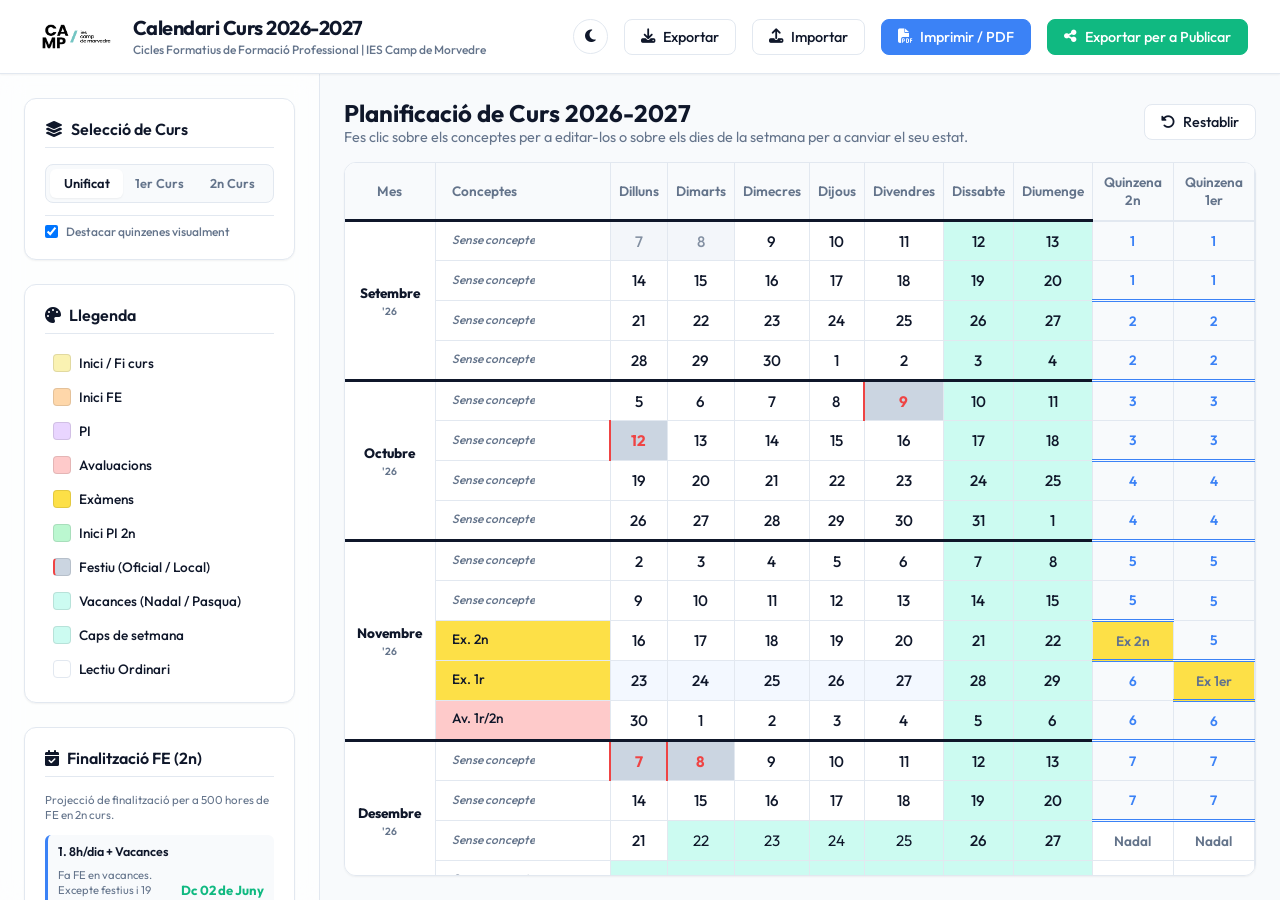
<file: index.html>
<!DOCTYPE html>
<html lang="ca" data-theme="light">
<head>
  <meta charset="UTF-8">
  <meta name="viewport" content="width=device-width, initial-scale=1.0">
  <title>Calendari FP 2026-2027 | Gestor Oficial</title>
  
  <!-- FontAwesome para Iconos -->
  <link rel="stylesheet" href="https://cdnjs.cloudflare.com/ajax/libs/font-awesome/6.4.0/css/all.min.css">
  
  <!-- Hojas de Estilo -->
  <link rel="stylesheet" href="styles.css">
</head>
<body>

  <!-- Cabecera Principal -->
  <header>
    <div class="logo-container" style="display: flex; align-items: center; gap: 0.75rem;">
      <img src="camp_versión_completa_color.png" alt="logo IES Camp de Morvedre" style="height: 40px; width: auto; object-fit: contain;">
      <div>
        <h1 style="font-size: 1.25rem; font-weight: 700; margin: 0; line-height: 1.2;">Calendari Curs 2026-2027</h1>
        <div style="font-size: 0.75rem; color: var(--text-muted); font-weight: 500; margin-top: 2px;">
          Cicles Formatius de Formació Professional | IES Camp de Morvedre
        </div>
      </div>
    </div>
    
    <div class="header-controls">
      <!-- Alternancia de Tema -->
      <button class="btn btn-icon" id="theme-toggle" title="Canviar de tema">
        <i class="fa-solid fa-moon"></i>
      </button>
      
      <!-- Importar / Exportar Datos -->
      <button class="btn" id="export-json" title="Exportar dades com a JSON">
        <i class="fa-solid fa-download"></i> Exportar
      </button>
      <button class="btn" id="import-trigger" title="Importar dades JSON">
        <i class="fa-solid fa-upload"></i> Importar
      </button>
      <input type="file" id="import-file" accept=".json" style="display: none;">
      
      <!-- Guardar en PDF / Imprimir -->
      <button class="btn btn-primary" id="print-pdf" title="Imprimir / Guardar com a PDF">
        <i class="fa-solid fa-file-pdf"></i> Imprimir / PDF
      </button>
      <button class="btn btn-success" id="export-publish-js" title="Exportar dades configurades per a la versió de consulta pública">
        <i class="fa-solid fa-share-nodes"></i> Exportar per a Publicar
      </button>
    </div>
  </header>

  <!-- Contenedor de la Aplicación -->
  <div class="app-container">
  
    <!-- Barra Lateral de Configuración -->
    <aside class="sidebar">
      
      <!-- Selector de Vista (1er Año, 2n Año, Unificado) -->
      <div class="card">
        <h3><i class="fa-solid fa-layer-group"></i> Selecció de Curs</h3>
        <div class="view-toggle-container">
          <button class="view-btn active" data-view="unified">Unificat</button>
          <button class="view-btn" data-view="1er">1er Curs</button>
          <button class="view-btn" data-view="2n">2n Curs</button>
        </div>
        <div style="margin-top: 0.75rem; border-top: 1px solid var(--border-color); padding-top: 0.5rem;">
          <div style="display: flex; align-items: center; gap: 0.5rem;">
            <input type="checkbox" id="toggle-fortnight-shading" checked style="width: auto; cursor: pointer;">
            <label for="toggle-fortnight-shading" style="cursor: pointer; font-size: 0.75rem; user-select: none; font-weight: 500; color: var(--text-muted);">
              Destacar quinzenes visualment
            </label>
          </div>
          <div id="shading-base-container" style="margin-top: 0.5rem; display: flex; align-items: center; gap: 0.5rem; padding-left: 1.25rem;">
            <span style="font-size: 0.7rem; color: var(--text-muted); font-weight: 500;">Projectar dies segons:</span>
            <label style="font-size: 0.7rem; display: flex; align-items: center; gap: 0.2rem; cursor: pointer; color: var(--text-muted);">
              <input type="radio" name="shading-base" value="1er" checked style="width: auto; cursor: pointer;"> 1er
            </label>
            <label style="font-size: 0.7rem; display: flex; align-items: center; gap: 0.2rem; cursor: pointer; color: var(--text-muted);">
              <input type="radio" name="shading-base" value="2n" style="width: auto; cursor: pointer;"> 2n
            </label>
          </div>
        </div>
      </div>
      
      <!-- Leyenda de Colores Interactiva -->
      <div class="card">
        <h3><i class="fa-solid fa-palette"></i> Llegenda</h3>
        <div class="legend-list">
          <div class="legend-item" data-type="inici-fi">
            <div class="legend-color color-inici-fi"></div>
            <span>Inici / Fi curs</span>
          </div>
          <div class="legend-item" data-type="inici-fe">
            <div class="legend-color color-inici-fe"></div>
            <span>Inici FE</span>
          </div>
          <div class="legend-item" data-type="pfc">
            <div class="legend-color color-pfc"></div>
            <span>PI</span>
          </div>
          <div class="legend-item" data-type="avaluacions">
            <div class="legend-color color-avaluacions"></div>
            <span>Avaluacions</span>
          </div>
          <div class="legend-item" data-type="exams">
            <div class="legend-color color-exams"></div>
            <span>Exàmens</span>
          </div>
          <div class="legend-item" data-type="inici-pi">
            <div class="legend-color color-inici-pi"></div>
            <span>Inici PI 2n</span>
          </div>
          <div class="legend-item" data-type="festiu">
            <div class="legend-color color-festiu"></div>
            <span>Festiu (Oficial / Local)</span>
          </div>
          <div class="legend-item" data-type="vacances">
            <div class="legend-color color-vacances"></div>
            <span>Vacances (Nadal / Pasqua)</span>
          </div>
          <div class="legend-item" data-type="weekend">
            <div class="legend-color color-weekend"></div>
            <span>Caps de setmana</span>
          </div>
          <div class="legend-item" data-type="lectiu">
            <div class="legend-color color-lectiu"></div>
            <span>Lectiu Ordinari</span>
          </div>
        </div>
      </div>
      
      <!-- Opcions de Finalització FE -->
      <div class="card">
        <h3><i class="fa-solid fa-calendar-check"></i> Finalització FE (2n)</h3>
        <div style="font-size: 0.72rem; color: var(--text-muted); margin-bottom: 0.75rem; line-height: 1.3;">
          Projecció de finalització per a 500 hores de FE en 2n curs.
        </div>
        <div id="fe-options-list" style="display: flex; flex-direction: column;">
          <!-- Se cargan dinámicamente -->
        </div>
      </div>
      
      <!-- Finalització FE (1r) -->
      <div class="card">
        <h3><i class="fa-solid fa-business-time"></i> Finalització FE (1r)</h3>
        <div style="font-size: 0.72rem; color: var(--text-muted); margin-bottom: 0.75rem; line-height: 1.3;">
          Projecció de finalització per a 100 hores de FE en 1r curs (començant el 26 de Maig).
        </div>
        <div id="fe-1r-options-list" style="display: flex; flex-direction: column;">
          <!-- Se cargan dinámicamente -->
        </div>
      </div>
      
      <!-- Configuración de Festivos Municipales/Locales -->
      <div class="card">
        <h3><i class="fa-solid fa-map-pin"></i> Festius Locals (3 max)</h3>
        <div class="holiday-list" id="holidays-list-container">
          <!-- Se cargan dinámicamente -->
        </div>
        
        <div style="margin-top: 1rem; border-top: 1px solid var(--border-color); padding-top: 0.75rem;">
          <h4 style="font-size: 0.8rem; font-weight: 600; margin-bottom: 0.5rem; color: var(--text-muted);">Afegir Festiu Local</h4>
          <div style="display: flex; gap: 0.5rem;">
            <input type="date" id="new-holiday-date" class="text-input" style="padding: 0.35rem;" min="2026-09-01" max="2027-06-30">
            <button class="btn btn-primary" id="add-holiday-btn" style="padding: 0.35rem 0.65rem;" title="Afegir dia">
              <i class="fa-solid fa-plus"></i>
            </button>
          </div>
        </div>
      </div>

      <!-- Contador de Días Lectivos -->
      <div class="card">
        <h3><i class="fa-solid fa-calculator"></i> Dies Lectius</h3>
        <div class="stats-grid">
          <div class="stat-box">
            <div class="stat-number" id="lective-count">179</div>
            <div class="stat-label">Dies Lectius totals</div>
            <div class="target-badge" id="lective-badge">Objectiu: 179 dies</div>
          </div>
        </div>
        <div id="stats-breakdown" style="margin-top: 1rem; border-top: 1px solid var(--border-color); padding-top: 0.75rem;">
          <h4 style="font-size: 0.8rem; font-weight: 600; margin-bottom: 0.5rem; color: var(--text-muted); display: flex; align-items: center; gap: 0.3rem; text-transform: uppercase; letter-spacing: 0.03em;">
            <i class="fa-solid fa-square-poll-vertical" style="color: var(--accent-color); font-size: 0.7rem;"></i> Desglós Lectius
          </h4>
          <div class="breakdown-list" id="lectivos-breakdown-list" style="display: flex; flex-direction: column; gap: 0.1rem;"></div>
          
          <h4 style="font-size: 0.8rem; font-weight: 600; margin-top: 0.85rem; margin-bottom: 0.5rem; color: var(--text-muted); display: flex; align-items: center; gap: 0.3rem; text-transform: uppercase; letter-spacing: 0.03em;">
            <i class="fa-solid fa-ban" style="color: var(--text-muted); font-size: 0.7rem;"></i> Desglós No Lectius
          </h4>
          <div class="breakdown-list" id="no-lectivos-breakdown-list" style="display: flex; flex-direction: column; gap: 0.1rem;"></div>
        </div>
      </div>
      
    </aside>

    <!-- Panel de Calendario Principal -->
    <main class="calendar-view">
      <div class="calendar-header">
        <div class="calendar-title-text">
          <h2 id="calendar-title">Planificació de Curs 2026-2027</h2>
          <p>Fes clic sobre els conceptes per a editar-los o sobre els dies de la setmana per a canviar el seu estat.</p>
        </div>
        <button class="btn" id="reset-calendar-btn" title="Restablir calendari per defecte">
          <i class="fa-solid fa-rotate-left"></i> Restablir
        </button>
      </div>

      <!-- Indicador móvil de deslizamiento -->
      <div class="mobile-scroll-tip">
        <i class="fa-solid fa-arrows-left-right"></i> Glissa lateralment la taula per a veure tot el calendari.
      </div>

      <!-- Cuadrícula Principal del Calendario -->
      <div class="table-wrapper">
        <table class="calendar-table" id="calendar-grid">
          <thead>
            <tr>
              <th class="col-month">Mes</th>
              <th class="col-concept">Conceptes</th>
              <th><span class="full-day">Dilluns</span><span class="short-day" style="display: none;">Dl</span></th>
              <th><span class="full-day">Dimarts</span><span class="short-day" style="display: none;">Dm</span></th>
              <th><span class="full-day">Dimecres</span><span class="short-day" style="display: none;">Dc</span></th>
              <th><span class="full-day">Dijous</span><span class="short-day" style="display: none;">Dj</span></th>
              <th><span class="full-day">Divendres</span><span class="short-day" style="display: none;">Dv</span></th>
              <th><span class="full-day">Dissabte</span><span class="short-day" style="display: none;">Ds</span></th>
              <th><span class="full-day">Diumenge</span><span class="short-day" style="display: none;">Dg</span></th>
              <th class="col-quinzena" id="th-q2"><span class="full-day">Quinzena 2n</span><span class="short-day" style="display: none;">Q 2n</span></th>
              <th class="col-quinzena" id="th-q1"><span class="full-day">Quinzena 1er</span><span class="short-day" style="display: none;">Q 1r</span></th>
            </tr>
          </thead>
          <tbody id="calendar-body">
            <!-- Se carga dinámicamente -->
          </tbody>
        </table>
      </div>
      
      <!-- Leyenda exclusiva para impresión (oculta en pantalla) -->
      <div class="print-only-legend" style="display: none;">
        <h3>Llegenda</h3>
        <div class="print-legend-grid">
          <div class="print-legend-item"><div class="print-legend-color color-inici-fi"></div><span>Inici / Fi curs</span></div>
          <div class="print-legend-item"><div class="print-legend-color color-inici-fe"></div><span>Inici FE</span></div>
          <div class="print-legend-item"><div class="print-legend-color color-pfc"></div><span>PI (Projecte)</span></div>
          <div class="print-legend-item"><div class="print-legend-color color-avaluacions"></div><span>Avaluacions</span></div>
          <div class="print-legend-item"><div class="print-legend-color color-exams"></div><span>Exàmens</span></div>
          <div class="print-legend-item"><div class="print-legend-color color-inici-pi"></div><span>Inici PI 2n</span></div>
          <div class="print-legend-item"><div class="print-legend-color color-festiu"></div><span>Festiu (Oficial / Local)</span></div>
          <div class="print-legend-item"><div class="print-legend-color color-vacances"></div><span>Vacances (Nadal / Pasqua)</span></div>
          <div class="print-legend-item"><div class="print-legend-color color-weekend"></div><span>Caps de setmana</span></div>
          <div class="print-legend-item"><div class="print-legend-color color-lectiu"></div><span>Lectiu Ordinari</span></div>
        </div>
      </div>
    </main>
    
  </div>

  <!-- Modal de Edición de Concepto / Evento Semanal -->
  <div class="modal-overlay" id="edit-week-modal">
    <div class="modal-content">
      <div class="modal-header">
        <h3 id="modal-title">Editar Setmana</h3>
        <button class="close-modal-btn" id="close-modal">&times;</button>
      </div>
      <div class="modal-body">
        
        <!-- Edición de Concepto -->
        <div class="form-group">
          <label for="modal-concept-input">Concepte de la Setmana</label>
          <input type="text" id="modal-concept-input" class="text-input" placeholder="Ex: Exàmens 1er, Avaluacions...">
        </div>
        
        <!-- Opciones rápidas de Tipo de Concepto -->
        <div class="form-group">
          <label>Assignar Tipus a la Setmana (per defecte)</label>
          <div class="color-choice-group">
            <button class="color-choice-btn" data-type="exams">
              <div class="color-dot color-exams"></div> Exàmens
            </button>
            <button class="color-choice-btn" data-type="avaluacions">
              <div class="color-dot color-avaluacions"></div> Avaluació
            </button>
            <button class="color-choice-btn" data-type="inici-fe">
              <div class="color-dot color-inici-fe"></div> Inici FE
            </button>
            <button class="color-choice-btn" data-type="pfc">
              <div class="color-dot color-pfc"></div> PI
            </button>
            <button class="color-choice-btn" data-type="lectiu">
              <div class="color-dot color-lectiu"></div> Normal / Netejar
            </button>
          </div>
        </div>

        <!-- Edición de Quincenas -->
        <div style="display: flex; gap: 0.75rem; margin-top: 1rem;">
          <div class="form-group" style="flex: 1;">
            <label for="modal-q1-input">Quinzena 1er Curs</label>
            <input type="text" id="modal-q1-input" class="text-input" placeholder="Ex: 1, Ex 1er, FE...">
          </div>
          <div class="form-group" style="flex: 1;">
            <label for="modal-q2-input">Quinzena 2n Curs</label>
            <input type="text" id="modal-q2-input" class="text-input" placeholder="Ex: 1, Ex 2n, FE...">
          </div>
        </div>

        <!-- Propagar tipo a días -->
        <div class="form-group" style="flex-direction: row; align-items: center; gap: 0.5rem; margin-top: 1rem;">
          <input type="checkbox" id="modal-propagate-days" style="width: auto; cursor: pointer;">
          <label for="modal-propagate-days" style="cursor: pointer; font-size: 0.8rem; user-select: none;">
            Aplicar aquest color/tipus a tots els dies laborables (dilluns a divendres) d'aquesta setmana
          </label>
        </div>
        
      </div>
      <div class="modal-footer">
        <button class="btn" id="btn-cancel-modal">Cancel·lar</button>
        <button class="btn btn-primary" id="btn-save-modal">Guardar Setmana</button>
      </div>
    </div>
  </div>

  <!-- Modal de Edición de Día de Fecha Individual -->
  <div class="modal-overlay" id="edit-day-modal">
    <div class="modal-content">
      <div class="modal-header">
        <h3 id="day-modal-title">Editar Dia</h3>
        <button class="close-modal-btn" id="close-day-modal">&times;</button>
      </div>
      <div class="modal-body">
        
        <p style="font-size: 0.85rem; color: var(--text-muted); margin-bottom: 1rem;" id="day-modal-desc">
          Canvia la tipologia d'aquest dia per a modificar la seua consideració lectiva i color en la cuadrícula.
        </p>

        <!-- Selección de tipo de día -->
        <div class="form-group">
          <label>Tipus de Dia</label>
          <div class="color-choice-group" id="day-type-choices">
            <button class="color-choice-btn" data-daytype="lectiu">
              <div class="color-dot color-lectiu"></div> Lectiu Ordinari
            </button>
            <button class="color-choice-btn" data-daytype="festiu">
              <div class="color-dot color-festiu"></div> Festiu
            </button>
            <button class="color-choice-btn" data-daytype="vacances">
              <div class="color-dot color-vacances"></div> Vacances
            </button>
            <button class="color-choice-btn" data-daytype="inici-fi">
              <div class="color-dot color-inici-fi"></div> Inici/Fi curs
            </button>
            <button class="color-choice-btn" data-daytype="inici-fe">
              <div class="color-dot color-inici-fe"></div> Inici FE
            </button>
            <button class="color-choice-btn" data-daytype="pfc">
              <div class="color-dot color-pfc"></div> PI
            </button>
            <button class="color-choice-btn" data-daytype="avaluacions">
              <div class="color-dot color-avaluacions"></div> Avaluació
            </button>
            <button class="color-choice-btn" data-daytype="exams">
              <div class="color-dot color-exams"></div> Exàmens
            </button>
            <button class="color-choice-btn" data-daytype="inici-pi">
              <div class="color-dot color-inici-pi"></div> Inici PI 2n
            </button>
          </div>
        </div>

        <!-- Nombre del Festivo si aplica -->
        <div class="form-group" id="day-holiday-name-group" style="display: none;">
          <label for="day-holiday-name-input">Nom del Festiu / Motiu</label>
          <input type="text" id="day-holiday-name-input" class="text-input" placeholder="Ex: Falla Local, Sant Josep...">
        </div>
        
      </div>
      <div class="modal-footer">
        <button class="btn" id="btn-cancel-day-modal">Cancel·lar</button>
        <button class="btn btn-primary" id="btn-save-day-modal">Guardar Dia</button>
      </div>
    </div>
  </div>

  <!-- Scripts -->
  <script src="data.js"></script>
  <script src="app.js"></script>
</body>
</html>
</file>
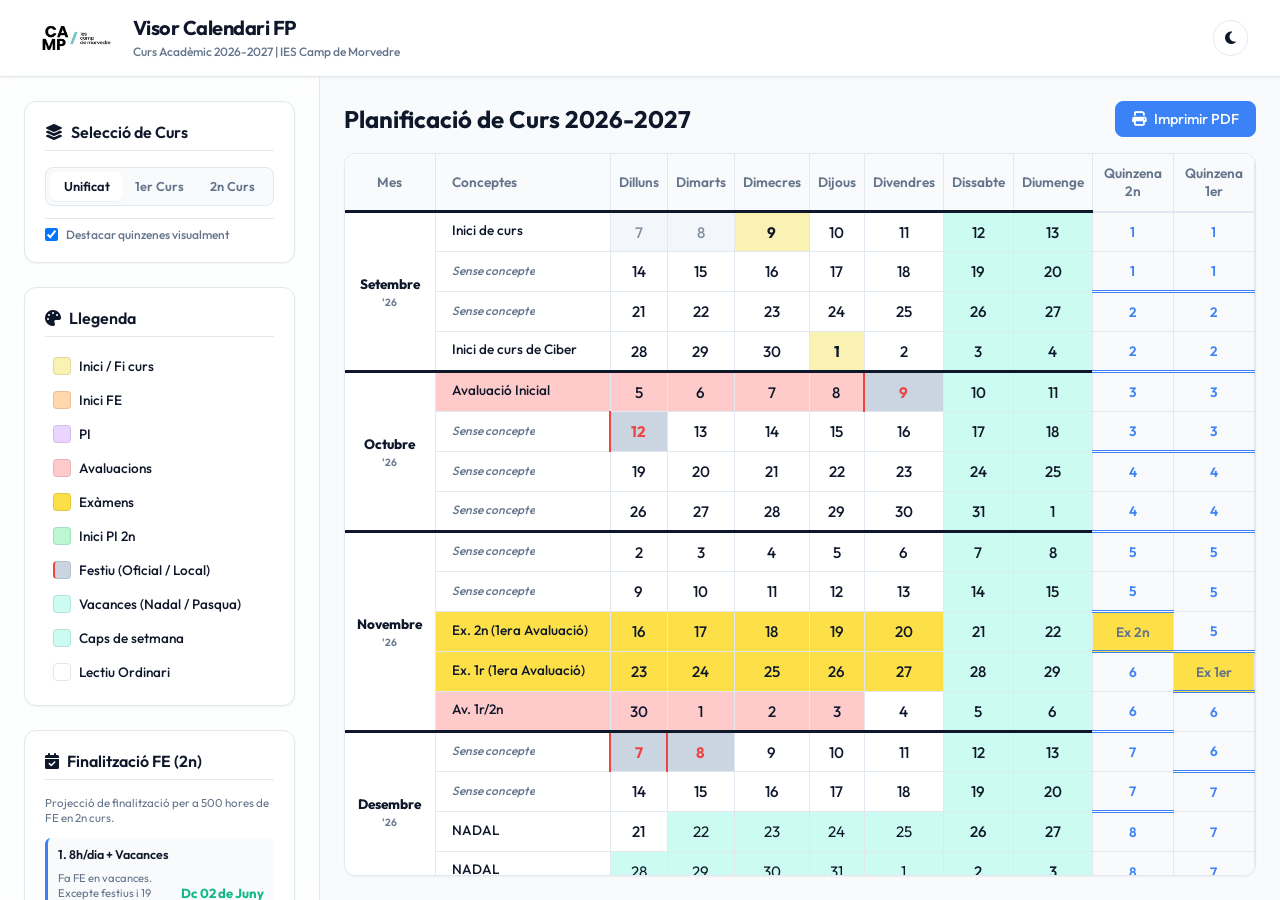
<file: public.html>
<!DOCTYPE html>
<html lang="ca">
<head>
  <meta charset="UTF-8">
  <meta name="viewport" content="width=device-width, initial-scale=1.0">
  <title>Visor Calendari FP 2026-2027</title>
  <!-- Google Fonts: Outfit -->
  <link rel="preconnect" href="https://fonts.googleapis.com">
  <link rel="preconnect" href="https://fonts.gstatic.com" crossorigin>
  <link href="https://fonts.googleapis.com/css2?family=Outfit:wght@300;400;500;600;700;800&display=swap" rel="stylesheet">
  <!-- Font Awesome Icons -->
  <link rel="stylesheet" href="https://cdnjs.cloudflare.com/ajax/libs/font-awesome/6.4.0/css/all.min.css">
  <!-- Estilos compartidos -->
  <link rel="stylesheet" href="styles.css">
</head>
<body>


    <!-- Cabecera -->
    <header class="app-header">
      <div class="logo-area" style="display: flex; align-items: center; gap: 0.75rem;">
        <img src="camp_versión_completa_color.png" alt="logo IES Camp de Morvedre" style="height: 40px; width: auto; object-fit: contain;">
        <div class="logo-text">
          <h1 style="font-size: 1.25rem; font-weight: 700; margin: 0; line-height: 1.2;">Visor Calendari FP</h1>
          <span style="font-size: 0.75rem; color: var(--text-muted); font-weight: 500; margin-top: 2px;">Curs Acadèmic 2026-2027 | IES Camp de Morvedre</span>
        </div>
      </div>
      <div class="header-controls">
        <button class="btn btn-icon" id="theme-toggle" title="Canviar Tema">
          <i class="fa-solid fa-moon"></i>
        </button>
      </div>
    </header>

    <div class="app-container">
      <!-- Barra Lateral -->
      <aside class="sidebar">
        
        <!-- Selección de Curs -->
        <div class="card">
          <h3><i class="fa-solid fa-layer-group"></i> Selecció de Curs</h3>
          <div class="view-toggle-container">
            <button class="view-btn active" data-view="unified">Unificat</button>
            <button class="view-btn" data-view="1er">1er Curs</button>
            <button class="view-btn" data-view="2n">2n Curs</button>
          </div>
          <div style="margin-top: 0.75rem; border-top: 1px solid var(--border-color); padding-top: 0.5rem;">
            <div style="display: flex; align-items: center; gap: 0.5rem;">
              <input type="checkbox" id="toggle-fortnight-shading" checked style="width: auto; cursor: pointer;">
              <label for="toggle-fortnight-shading" style="cursor: pointer; font-size: 0.75rem; user-select: none; font-weight: 500; color: var(--text-muted);">
                Destacar quinzenes visualment
              </label>
            </div>
            <div id="shading-base-container" style="margin-top: 0.5rem; display: flex; align-items: center; gap: 0.5rem; padding-left: 1.25rem;">
              <span style="font-size: 0.7rem; color: var(--text-muted); font-weight: 500;">Projectar dies segons:</span>
              <label style="font-size: 0.7rem; display: flex; align-items: center; gap: 0.2rem; cursor: pointer; color: var(--text-muted);">
                <input type="radio" name="shading-base" value="1er" checked style="width: auto; cursor: pointer;"> 1er
              </label>
              <label style="font-size: 0.7rem; display: flex; align-items: center; gap: 0.2rem; cursor: pointer; color: var(--text-muted);">
                <input type="radio" name="shading-base" value="2n" style="width: auto; cursor: pointer;"> 2n
              </label>
            </div>
          </div>
        </div>
        
        
        
        <!-- Leyenda de Colores Interactiva -->
        <div class="card">
          <h3><i class="fa-solid fa-palette"></i> Llegenda</h3>
          <div class="legend-list">
            <div class="legend-item" data-type="inici-fi">
              <div class="legend-color color-inici-fi"></div>
              <span>Inici / Fi curs</span>
            </div>
            <div class="legend-item" data-type="inici-fe">
              <div class="legend-color color-inici-fe"></div>
              <span>Inici FE</span>
            </div>
            <div class="legend-item" data-type="pfc">
              <div class="legend-color color-pfc"></div>
              <span>PI</span>
            </div>
            <div class="legend-item" data-type="avaluacions">
              <div class="legend-color color-avaluacions"></div>
              <span>Avaluacions</span>
            </div>
            <div class="legend-item" data-type="exams">
              <div class="legend-color color-exams"></div>
              <span>Exàmens</span>
            </div>
            <div class="legend-item" data-type="inici-pi">
              <div class="legend-color color-inici-pi"></div>
              <span>Inici PI 2n</span>
            </div>
            <div class="legend-item" data-type="festiu">
              <div class="legend-color color-festiu"></div>
              <span>Festiu (Oficial / Local)</span>
            </div>
            <div class="legend-item" data-type="vacances">
              <div class="legend-color color-vacances"></div>
              <span>Vacances (Nadal / Pasqua)</span>
            </div>
            <div class="legend-item" data-type="weekend">
              <div class="legend-color color-weekend"></div>
              <span>Caps de setmana</span>
            </div>
            <div class="legend-item" data-type="lectiu">
              <div class="legend-color color-lectiu"></div>
              <span>Lectiu Ordinari</span>
            </div>
          </div>
        </div>
        
        <!-- Opcions de Finalització FE -->
        <div class="card">
          <h3><i class="fa-solid fa-calendar-check"></i> Finalització FE (2n)</h3>
          <div style="font-size: 0.72rem; color: var(--text-muted); margin-bottom: 0.75rem; line-height: 1.3;">
            Projecció de finalització per a 500 hores de FE en 2n curs.
          </div>
          <div id="fe-options-list" style="display: flex; flex-direction: column;">
            <!-- Se cargan dinámicamente -->
          </div>
        </div>
        
        <!-- Finalització FE (1r) -->
        <div class="card">
          <h3><i class="fa-solid fa-business-time"></i> Finalització FE (1r)</h3>
          <div style="font-size: 0.72rem; color: var(--text-muted); margin-bottom: 0.75rem; line-height: 1.3;">
            Projecció de finalització per a 100 hores de FE en 1r curs (començant el 26 de Maig).
          </div>
          <div id="fe-1r-options-list" style="display: flex; flex-direction: column;">
            <!-- Se cargan dinámicamente -->
          </div>
        </div>
        
      </aside>

      <!-- Panel de Calendario Principal -->
      <main class="calendar-view">
        <div class="calendar-header">
          <div class="calendar-title-text">
            <h2 id="calendar-title">Planificació de Curs 2026-2027</h2>
            
          </div>
          <button class="btn btn-primary" id="print-pdf" title="Imprimir en PDF">
            <i class="fa-solid fa-print"></i> Imprimir PDF
          </button>
        </div>

        <!-- Indicador móvil de deslizamiento -->
        <div class="mobile-scroll-tip">
          <i class="fa-solid fa-arrows-left-right"></i> Glissa lateralment la taula per a veure tot el calendari.
        </div>

        <!-- Cuadrícula Principal del Calendario -->
        <div class="table-wrapper">
          <table class="calendar-table" id="calendar-grid">
            <thead>
              <tr>
                <th class="col-month">Mes</th>
                <th class="col-concept">Conceptes</th>
                <th><span class="full-day">Dilluns</span><span class="short-day" style="display: none;">Dl</span></th>
                <th><span class="full-day">Dimarts</span><span class="short-day" style="display: none;">Dm</span></th>
                <th><span class="full-day">Dimecres</span><span class="short-day" style="display: none;">Dc</span></th>
                <th><span class="full-day">Dijous</span><span class="short-day" style="display: none;">Dj</span></th>
                <th><span class="full-day">Divendres</span><span class="short-day" style="display: none;">Dv</span></th>
                <th><span class="full-day">Dissabte</span><span class="short-day" style="display: none;">Ds</span></th>
                <th><span class="full-day">Diumenge</span><span class="short-day" style="display: none;">Dg</span></th>
                <th class="col-quinzena" id="th-q2"><span class="full-day">Quinzena 2n</span><span class="short-day" style="display: none;">Q 2n</span></th>
                <th class="col-quinzena" id="th-q1"><span class="full-day">Quinzena 1er</span><span class="short-day" style="display: none;">Q 1r</span></th>
              </tr>
            </thead>
            <tbody id="calendar-body">
              <!-- Se carga dinámicamente -->
            </tbody>
          </table>
        </div>
        
        <!-- Leyenda exclusiva para impresión (oculta en pantalla) -->
        <div class="print-only-legend" style="display: none;">
          <h3>Llegenda</h3>
          <div class="print-legend-grid">
            <div class="print-legend-item"><div class="print-legend-color color-inici-fi"></div><span>Inici / Fi curs</span></div>
            <div class="print-legend-item"><div class="print-legend-color color-inici-fe"></div><span>Inici FE</span></div>
            <div class="print-legend-item"><div class="print-legend-color color-pfc"></div><span>PI (Projecte)</span></div>
            <div class="print-legend-item"><div class="print-legend-color color-avaluacions"></div><span>Avaluacions</span></div>
            <div class="print-legend-item"><div class="print-legend-color color-exams"></div><span>Exàmens</span></div>
            <div class="print-legend-item"><div class="print-legend-color color-inici-pi"></div><span>Inici PI 2n</span></div>
            <div class="print-legend-item"><div class="print-legend-color color-festiu"></div><span>Festiu (Oficial / Local)</span></div>
            <div class="print-legend-item"><div class="print-legend-color color-vacances"></div><span>Vacances (Nadal / Pasqua)</span></div>
            <div class="print-legend-item"><div class="print-legend-color color-weekend"></div><span>Caps de setmana</span></div>
            <div class="print-legend-item"><div class="print-legend-color color-lectiu"></div><span>Lectiu Ordinari</span></div>
          </div>
        </div>
      </main>
    </div>
  <!-- Modal de Edición de Quincenas de la Semana -->
  <div class="modal-overlay" id="edit-week-overlay">
    <div class="modal-content">
      <div class="modal-header">
        <h3 id="week-modal-title">Planificació de Quinzenes</h3>
        <button class="btn-close" id="close-week-modal-btn">&times;</button>
      </div>
      <div class="modal-body">
        <p style="font-size: 0.85rem; color: var(--text-muted); margin-bottom: 1rem;">
          Modifica els valors de les quinzenes per a aquesta setmana.
        </p>

        <!-- Edición de Quincenas -->
        <div style="display: flex; gap: 0.75rem; margin-top: 1rem;">
          <div class="form-group" style="flex: 1;">
            <label for="modal-q1-input">Quinzena 1er Curs</label>
            <input type="text" id="modal-q1-input" class="text-input" placeholder="Ex: 1, Ex 1er, FE...">
          </div>
          <div class="form-group" style="flex: 1;">
            <label for="modal-q2-input">Quinzena 2n Curs</label>
            <input type="text" id="modal-q2-input" class="text-input" placeholder="Ex: 1, Ex 2n, FE...">
          </div>
        </div>
      </div>
      <div class="modal-footer">
        <button class="btn" id="cancel-week-btn">Cancelar</button>
        <button class="btn btn-primary" id="save-week-btn">Guardar Canvis</button>
      </div>
    </div>
  </div>

  <!-- Scripts -->
  <script src="custom-data.js"></script>
  <script src="data.js"></script>
  <script src="public-app.js"></script>
</body>
</html>
</file>
<file: styles.css>
/* Estilos CSS para el Gestor del Calendario de Ciclos Formativos 2026-2027 */
/* Incorpora diseño premium, soporte para temas (claro/oscuro), */
/* micro-animaciones, leyendas interactivas y optimización para impresión PDF. */

@import url('https://fonts.googleapis.com/css2?family=Outfit:wght@300;400;500;600;700&display=swap');

:root {
  /* Paleta de colores - Modo Claro */
  --bg-primary: #f8fafc;
  --bg-secondary: #ffffff;
  --bg-sidebar: rgba(255, 255, 255, 0.7);
  --border-color: #e2e8f0;
  --text-main: #0f172a;
  --text-muted: #64748b;
  --text-inverse: #ffffff;
  --accent-color: #3b82f6;
  --accent-hover: #1d4ed8;
  --shadow-sm: 0 1px 2px 0 rgba(0, 0, 0, 0.05);
  --shadow-md: 0 4px 6px -1px rgba(0, 0, 0, 0.1), 0 2px 4px -1px rgba(0, 0, 0, 0.06);
  --shadow-lg: 0 10px 15px -3px rgba(0, 0, 0, 0.1), 0 4px 6px -2px rgba(0, 0, 0, 0.05);
  --glass-bg: rgba(255, 255, 255, 0.6);
  --glass-border: rgba(255, 255, 255, 0.4);
  --glass-blur: blur(12px);

  /* Colores de los estados del calendario (Versión Pastel Premium) */
  --c-inici-fi: #faf2b2;      /* Amarillo brillante (Inicio/Fin curso) */
  --c-inici-fe: #fed7aa;      /* Naranja suave (Inici FE Març 2n / Maig 1r) */
  --c-pfc: #e9d5ff;           /* Violeta pastel (PFC) */
  --c-avaluacions: #fecaca;   /* Rojo suave (Avaluacions) */
  --c-exams: #fde047;         /* Amarillo/Naranja ámbar (Exàmens) */
  --c-inici-pi: #bbf7d0;      /* Verde suave (Inici PI 2n) */
  
  --c-festiu: #cbd5e1;        /* Gris medio (Festivo oficial/local) */
  --c-vacances: #ccfbf1;      /* Turquesa/Té suave (Vacaciones) */
  --c-weekend: #ccfbf1;       /* Turquesa/Té suave (Fin de semana) */
  --c-lectiu: #ffffff;        /* Blanco (Día lectivo ordinario) */
  --c-pre-post: #f1f5f9;      /* Gris muy claro (Fuera de curso) */
  
  --c-text-festiu: #ef4444;   /* Texto rojo para festivos */
}

[data-theme="dark"] {
  /* Paleta de colores - Modo Oscuro */
  --bg-primary: #0b0f19;
  --bg-secondary: #1e293b;
  --bg-sidebar: rgba(15, 23, 42, 0.7);
  --border-color: #334155;
  --text-main: #f8fafc;
  --text-muted: #94a3b8;
  --text-inverse: #0f172a;
  --accent-color: #60a5fa;
  --accent-hover: #93c5fd;
  --glass-bg: rgba(15, 23, 42, 0.6);
  --glass-border: rgba(15, 23, 42, 0.4);

  /* Colores de los estados en Modo Oscuro (Mapeo de contraste alto) */
  --c-inici-fi: #854d0e;      /* Amarillo-marrón oscuro */
  --c-inici-fe: #7c2d12;      /* Naranja rojizo oscuro */
  --c-pfc: #581c87;           /* Púrpura oscuro */
  --c-avaluacions: #7f1d1d;   /* Rojo sangre oscuro */
  --c-exams: #713f12;         /* Ámbar oscuro */
  --c-inici-pi: #14532d;      /* Verde bosque oscuro */
  
  --c-festiu: #334155;        /* Gris pizarra */
  --c-vacances: #115e59;      /* Verde azulado oscuro */
  --c-weekend: #064e3b;       /* Verde esmeralda muy oscuro */
  --c-lectiu: #1e293b;        /* Color fondo normal */
  --c-pre-post: #0f172a;      /* Negro-azul oscuro */
  
  --c-text-festiu: #fca5a5;   /* Texto rojo pastel */
}

/* Reset y Base */
* {
  box-sizing: border-box;
  margin: 0;
  padding: 0;
}

body {
  font-family: 'Outfit', sans-serif;
  background-color: var(--bg-primary);
  color: var(--text-main);
  transition: background-color 0.3s ease, color 0.3s ease;
  min-height: 100vh;
  display: flex;
  flex-direction: column;
}

@media (min-width: 993px) {
  body {
    height: 100vh;
    max-height: 100vh;
    overflow: hidden;
  }
}

header {
  background: var(--bg-secondary);
  border-bottom: 1px solid var(--border-color);
  padding: 1rem 2rem;
  display: flex;
  justify-content: space-between;
  align-items: center;
  box-shadow: var(--shadow-sm);
  position: sticky;
  top: 0;
  z-index: 100;
}

.logo-container {
  display: flex;
  align-items: center;
  gap: 0.75rem;
}

.logo-icon {
  font-size: 1.8rem;
  background: linear-gradient(135deg, #3b82f6, #8b5cf6);
  -webkit-background-clip: text;
  -webkit-text-fill-color: transparent;
}

header h1 {
  font-size: 1.4rem;
  font-weight: 700;
  letter-spacing: -0.025em;
}

.header-controls {
  display: flex;
  align-items: center;
  gap: 1rem;
}

/* Botones y UI */
.btn {
  font-family: inherit;
  font-size: 0.9rem;
  font-weight: 500;
  padding: 0.5rem 1rem;
  border-radius: 0.5rem;
  border: 1px solid var(--border-color);
  background-color: var(--bg-secondary);
  color: var(--text-main);
  cursor: pointer;
  display: inline-flex;
  align-items: center;
  gap: 0.5rem;
  transition: all 0.2s ease;
}

.btn:hover {
  background-color: var(--bg-primary);
  border-color: var(--text-muted);
}

.btn-primary {
  background-color: var(--accent-color);
  color: var(--text-inverse);
  border-color: var(--accent-color);
}

.btn-primary:hover {
  background-color: var(--accent-hover);
  border-color: var(--accent-hover);
}

.btn-success {
  background-color: #10b981;
  color: #ffffff !important;
  border-color: #10b981;
}

.btn-success:hover {
  background-color: #059669;
  border-color: #059669;
}

.btn-icon {
  width: 2.2rem;
  height: 2.2rem;
  padding: 0;
  justify-content: center;
  border-radius: 50%;
}

/* Contenedor Principal */
.app-container {
  display: flex;
  flex: 1;
  position: relative;
  overflow: hidden;
}

/* Panel Lateral (Sidebar) */
aside.sidebar {
  width: 320px;
  background-color: var(--bg-sidebar);
  backdrop-filter: var(--glass-blur);
  border-right: 1px solid var(--border-color);
  padding: 1.5rem;
  display: flex;
  flex-direction: column;
  gap: 1.5rem;
  overflow-y: auto;
  z-index: 10;
  transition: all 0.3s ease;
}

.card {
  background-color: var(--bg-secondary);
  border: 1px solid var(--border-color);
  border-radius: 0.75rem;
  padding: 1.25rem;
  box-shadow: var(--shadow-sm);
}

.card h3 {
  font-size: 1rem;
  font-weight: 600;
  margin-bottom: 1rem;
  display: flex;
  align-items: center;
  gap: 0.5rem;
  color: var(--text-main);
  border-bottom: 1px solid var(--border-color);
  padding-bottom: 0.5rem;
}

/* Contadores / Estadísticas */
.stats-grid {
  display: grid;
  grid-template-columns: 1fr;
  gap: 1rem;
}

.stat-box {
  text-align: center;
  padding: 1rem;
  background-color: var(--bg-primary);
  border-radius: 0.5rem;
  border: 1px dashed var(--border-color);
}

.stat-number {
  font-size: 2.5rem;
  font-weight: 700;
  color: var(--accent-color);
  line-height: 1;
  margin-bottom: 0.25rem;
}

.stat-label {
  font-size: 0.8rem;
  font-weight: 500;
  color: var(--text-muted);
}

.stat-warning {
  color: #ef4444 !important;
}

.stat-success {
  color: #10b981 !important;
}

.target-badge {
  display: inline-block;
  font-size: 0.75rem;
  font-weight: 600;
  padding: 0.15rem 0.4rem;
  border-radius: 9999px;
  background-color: var(--border-color);
  margin-top: 0.25rem;
}

/* Grupo de Filtros y Configuración */
.form-group {
  display: flex;
  flex-direction: column;
  gap: 0.5rem;
  margin-bottom: 1rem;
}

.form-group label {
  font-size: 0.85rem;
  font-weight: 500;
  color: var(--text-muted);
}

.select-input, .text-input {
  font-family: inherit;
  font-size: 0.9rem;
  padding: 0.5rem;
  border-radius: 0.375rem;
  border: 1px solid var(--border-color);
  background-color: var(--bg-secondary);
  color: var(--text-main);
  width: 100%;
}

.select-input:focus, .text-input:focus {
  outline: none;
  border-color: var(--accent-color);
}

/* Vista Toggle */
.view-toggle-container {
  display: flex;
  background-color: var(--bg-primary);
  padding: 0.25rem;
  border-radius: 0.5rem;
  border: 1px solid var(--border-color);
}

.view-btn {
  flex: 1;
  font-family: inherit;
  font-size: 0.8rem;
  font-weight: 600;
  background: none;
  border: none;
  padding: 0.4rem;
  border-radius: 0.375rem;
  color: var(--text-muted);
  cursor: pointer;
  transition: all 0.2s ease;
}

.view-btn.active {
  background-color: var(--bg-secondary);
  color: var(--text-main);
  box-shadow: var(--shadow-sm);
}

/* Lista de Festivos */
.holiday-list {
  display: flex;
  flex-direction: column;
  gap: 0.5rem;
  max-height: 180px;
  overflow-y: auto;
  padding-right: 0.25rem;
}

.holiday-item {
  display: flex;
  justify-content: space-between;
  align-items: center;
  font-size: 0.8rem;
  background-color: var(--bg-primary);
  padding: 0.4rem 0.6rem;
  border-radius: 0.375rem;
  border-left: 3px solid var(--c-festiu);
}

.holiday-item span.date {
  font-weight: 600;
  color: var(--text-main);
}

.holiday-item span.name {
  color: var(--text-muted);
  text-overflow: ellipsis;
  overflow: hidden;
  white-space: nowrap;
  max-width: 130px;
}

.delete-holiday-btn {
  background: none;
  border: none;
  color: #ef4444;
  cursor: pointer;
  padding: 0.1rem;
}

.delete-holiday-btn:hover {
  color: #b91c1c;
}

/* Leyenda Interactiva */
.legend-list {
  display: flex;
  flex-direction: column;
  gap: 0.5rem;
}

.legend-item {
  display: flex;
  align-items: center;
  gap: 0.55rem;
  font-size: 0.85rem;
  font-weight: 500;
  cursor: pointer;
  padding: 0.25rem 0.5rem;
  border-radius: 0.25rem;
  transition: background-color 0.15s ease;
}

.legend-item:hover {
  background-color: var(--bg-primary);
}

.legend-color {
  width: 1.1rem;
  height: 1.1rem;
  border-radius: 0.25rem;
  border: 1px solid rgba(0, 0, 0, 0.1);
  flex-shrink: 0;
}

.color-inici-fi { background-color: var(--c-inici-fi); }
.color-inici-fe { background-color: var(--c-inici-fe); }
.color-pfc { background-color: var(--c-pfc); }
.color-avaluacions { background-color: var(--c-avaluacions); }
.color-exams { background-color: var(--c-exams); }
.color-inici-pi { background-color: var(--c-inici-pi); }
.color-festiu { background-color: var(--c-festiu); border-left: 2px solid var(--c-text-festiu); }
.color-vacances { background-color: var(--c-vacances); }
.color-weekend { background-color: var(--c-weekend); }
.color-lectiu { background-color: var(--c-lectiu); border: 1px solid var(--border-color); }

/* Calendario Principal (Contenedor Central) */
main.calendar-view {
  flex: 1;
  padding: 1.5rem;
  overflow-y: auto;
  display: flex;
  flex-direction: column;
}

.calendar-header {
  display: flex;
  justify-content: space-between;
  align-items: center;
  margin-bottom: 1rem;
}

.calendar-title-text h2 {
  font-size: 1.5rem;
  font-weight: 700;
}

.calendar-title-text p {
  font-size: 0.9rem;
  color: var(--text-muted);
}

/* Contenedor del Grid de Tabla */
.table-wrapper {
  flex: 1;
  background-color: var(--bg-secondary);
  border: 1px solid var(--border-color);
  border-radius: 0.75rem;
  overflow: auto;
  box-shadow: var(--shadow-sm);
}

table.calendar-table {
  width: 100%;
  border-collapse: collapse;
  font-size: 0.85rem;
  text-align: center;
}

/* Cabeceras de Tabla */
table.calendar-table th {
  background-color: var(--bg-primary);
  color: var(--text-muted);
  font-weight: 600;
  padding: 0.65rem 0.5rem;
  border-bottom: 2px solid var(--border-color);
  border-right: 1px solid var(--border-color);
  position: sticky;
  top: 0;
  z-index: 5;
}

table.calendar-table th.col-concept {
  text-align: left;
  padding-left: 1rem;
  min-width: 160px;
}

table.calendar-table th.col-quinzena {
  width: 90px;
}

/* Celdas de la Tabla */
table.calendar-table td {
  padding: 0.5rem;
  border-bottom: 1px solid var(--border-color);
  border-right: 1px solid var(--border-color);
  height: 2.5rem;
  transition: background-color 0.15s ease;
}

/* Columna de Mes */
table.calendar-table th.col-month {
  width: 90px;
  min-width: 90px;
  text-align: center;
}

table.calendar-table td.cell-month {
  font-weight: 700;
  color: var(--accent-color);
  background-color: var(--bg-primary) !important;
  text-transform: uppercase;
  font-size: 0.75rem;
  letter-spacing: 0.05em;
  vertical-align: middle;
  text-align: center;
  border-left: 2px solid var(--border-color) !important;
  border-right: 2px solid var(--border-color) !important;
  border-top: 2px solid var(--border-color) !important;
  border-bottom: 2px solid var(--border-color) !important;
}

/* Fila de inicio de mes - borde superior en todas las celdas (excepto quincenas y mes) */
table.calendar-table tr.month-start-row td:not(.cell-month):not(.cell-quinzena) {
  border-top: 3px solid var(--text-main) !important;
}
[data-theme="dark"] table.calendar-table tr.month-start-row td:not(.cell-month):not(.cell-quinzena) {
  border-top: 3px solid var(--border-color) !important;
}


/* Columna Conceptos */
td.cell-concept {
  text-align: left;
  font-weight: 500;
  padding-left: 1rem !important;
  cursor: pointer;
}

td.cell-concept:hover {
  background-color: var(--bg-primary);
}

.concept-text {
  display: inline-block;
  max-width: 150px;
  overflow: hidden;
  text-overflow: ellipsis;
  white-space: nowrap;
}

.edit-indicator {
  opacity: 0;
  float: right;
  color: var(--accent-color);
  font-size: 0.75rem;
  transition: opacity 0.2s;
  margin-top: 2px;
}

td.cell-concept:hover .edit-indicator {
  opacity: 1;
}

/* Celdas de Fechas */
.date-cell {
  position: relative;
  cursor: pointer;
  user-select: none;
  font-weight: 500;
}

.date-cell:hover {
  filter: brightness(0.95);
}

[data-theme="dark"] .date-cell:hover {
  filter: brightness(1.15);
}

.date-number {
  font-size: 0.95rem;
}

.day-name-tooltip {
  visibility: hidden;
  width: 120px;
  background-color: #334155;
  color: #fff;
  text-align: center;
  border-radius: 4px;
  padding: 5px;
  position: absolute;
  z-index: 10;
  bottom: 125%;
  left: 50%;
  margin-left: -60px;
  opacity: 0;
  transition: opacity 0.3s;
  font-size: 0.75rem;
}

.date-cell:hover .day-name-tooltip {
  visibility: visible;
  opacity: 1;
}

/* Tipos de Celda de Fecha (Colores) */
.cell-lectiu { background-color: var(--c-lectiu); }
.cell-weekend { background-color: var(--c-weekend); }
.cell-pre-post { background-color: var(--c-pre-post); color: var(--text-muted); opacity: 0.55; cursor: not-allowed; }
.cell-no-lectiu { background-color: var(--c-pre-post); color: var(--text-muted); opacity: 0.8; cursor: pointer; transition: opacity 0.2s, background-color 0.2s; }
.cell-no-lectiu:hover { background-color: var(--border-color); opacity: 1; }
.cell-vacances { background-color: var(--c-vacances); font-weight: 400; }

.cell-festiu { 
  background-color: var(--c-festiu); 
  color: var(--c-text-festiu); 
  font-weight: 700;
  border-left: 2px solid var(--c-text-festiu) !important;
}

.cell-inici-fi { background-color: var(--c-inici-fi); font-weight: 700; }
.cell-inici-fe { background-color: var(--c-inici-fe); }
.cell-pfc { background-color: var(--c-pfc); }
.cell-avaluacions { background-color: var(--c-avaluacions); }
.cell-exams { background-color: var(--c-exams); }
.cell-inici-pi { background-color: var(--c-inici-pi); }

.cell-quinzena {
  font-weight: 600;
  color: var(--text-muted);
  border-left: 1px solid var(--border-color);
  cursor: pointer;
  transition: all 0.2s ease;
}

.cell-quinzena:hover {
  background-color: var(--bg-primary);
  filter: brightness(0.95);
}

.cell-quinzena-active {
  color: var(--accent-color);
  background-color: var(--bg-primary);
}

.cell-quinzena-special {
  background-color: var(--c-inici-fe);
  color: var(--text-main);
}

/* Sombreado dinámico de Quinzenes */
tr.fortnight-even-row td.cell-lectiu {
  background-color: rgba(59, 130, 246, 0.06) !important; /* Tono azul extremadamente suave */
}
[data-theme="dark"] tr.fortnight-even-row td.cell-lectiu {
  background-color: rgba(96, 165, 250, 0.05) !important; /* Tono azul suave oscuro */
}

/* Doble línea de separación de quincenas en columnas individuales */
table.calendar-table td.fortnight-divider-q1 {
  border-bottom: 3.5px double var(--accent-color) !important;
}
table.calendar-table td.fortnight-divider-q2 {
  border-bottom: 3.5px double var(--accent-color) !important;
}

/* Destacar clases en hover dinámico de la leyenda */
.highlight-type {
  outline: 2px solid var(--accent-color);
  outline-offset: -2px;
  animation: pulse-border 1.5s infinite;
}

@keyframes pulse-border {
  0% { outline-color: var(--accent-color); }
  50% { outline-color: transparent; }
  100% { outline-color: var(--accent-color); }
}

/* Modal de Edición de Celda/Semana */
.modal-overlay {
  position: fixed;
  top: 0;
  left: 0;
  right: 0;
  bottom: 0;
  background-color: rgba(0, 0, 0, 0.4);
  backdrop-filter: blur(4px);
  display: flex;
  justify-content: center;
  align-items: center;
  z-index: 200;
  opacity: 0;
  pointer-events: none;
  transition: opacity 0.2s ease;
}

.modal-overlay.active {
  opacity: 1;
  pointer-events: auto;
}

.modal-content {
  background-color: var(--bg-secondary);
  border: 1px solid var(--border-color);
  border-radius: 0.75rem;
  padding: 1.5rem;
  width: 420px;
  max-width: 90%;
  box-shadow: var(--shadow-lg);
  transform: translateY(-20px);
  transition: transform 0.2s ease;
}

.modal-overlay.active .modal-content {
  transform: translateY(0);
}

.modal-header {
  display: flex;
  justify-content: space-between;
  align-items: center;
  margin-bottom: 1.25rem;
}

.modal-header h3 {
  font-size: 1.15rem;
  font-weight: 700;
}

.close-modal-btn {
  background: none;
  border: none;
  font-size: 1.2rem;
  color: var(--text-muted);
  cursor: pointer;
}

.close-modal-btn:hover {
  color: var(--text-main);
}

.modal-body .form-group {
  margin-bottom: 1rem;
}

.modal-footer {
  display: flex;
  justify-content: flex-end;
  gap: 0.75rem;
  margin-top: 1.5rem;
}

/* Opciones de tipo de día coloridas */
.color-choice-group {
  display: grid;
  grid-template-columns: repeat(2, 1fr);
  gap: 0.5rem;
  margin-top: 0.5rem;
}

.color-choice-btn {
  display: flex;
  align-items: center;
  gap: 0.5rem;
  font-family: inherit;
  font-size: 0.75rem;
  font-weight: 500;
  padding: 0.4rem 0.6rem;
  border: 1px solid var(--border-color);
  border-radius: 0.375rem;
  background-color: var(--bg-secondary);
  color: var(--text-main);
  cursor: pointer;
  text-align: left;
}

.color-choice-btn:hover {
  background-color: var(--bg-primary);
}

.color-choice-btn.selected {
  border-color: var(--accent-color);
  outline: 1.5px solid var(--accent-color);
}

.color-dot {
  width: 0.75rem;
  height: 0.75rem;
  border-radius: 50%;
  border: 1px solid rgba(0, 0, 0, 0.1);
  flex-shrink: 0;
}

/* Clases de adaptabilidad de texto para cabeceras en móvil */
.short-day {
  display: none;
}
.full-day {
  display: inline;
}

/* Indicador de deslizamiento en móvil */
.mobile-scroll-tip {
  display: none;
  background-color: var(--accent-light);
  color: var(--accent-color);
  padding: 0.6rem 0.85rem;
  border-radius: 0.5rem;
  font-size: 0.75rem;
  font-weight: 500;
  margin-bottom: 0.75rem;
  align-items: center;
  gap: 0.5rem;
  border: 1px solid var(--accent-color);
  box-shadow: var(--shadow-sm);
}

/* Controles adaptativos en móviles y tablets */
@media (max-width: 992px) {
  .short-day {
    display: inline !important;
  }
  .full-day {
    display: none !important;
  }
  .mobile-scroll-tip {
    display: flex !important;
  }

  .app-header {
    padding: 0.5rem 0.75rem !important;
    flex-direction: column !important;
    align-items: center !important;
    gap: 0.5rem !important;
    height: auto !important;
  }
  
  .logo-container, .logo-area {
    gap: 0.5rem !important;
    text-align: center !important;
    flex-direction: column !important;
  }
  
  .logo-container img, .logo-area img {
    height: 30px !important;
  }
  
  .logo-container h1, .logo-area h1 {
    font-size: 1rem !important;
  }
  
  .logo-container div, .logo-area span {
    display: none !important; /* Ocultar subtítulos largos para ahorrar espacio vertical */
  }

  .header-controls {
    width: 100% !important;
    justify-content: center !important;
    flex-wrap: wrap !important;
    gap: 0.35rem !important;
  }
  
  .header-controls .btn {
    padding: 0.4rem 0.6rem !important;
    font-size: 0.75rem !important;
  }

  .app-container {
    flex-direction: column;
    overflow-y: auto;
  }
  
  aside.sidebar {
    width: 100%;
    border-right: none;
    border-bottom: 1px solid var(--border-color);
    max-height: 300px;
    flex-shrink: 0;
  }
  
  main.calendar-view {
    padding: 0.75rem !important;
  }

  /* Compactar tabla y celdas en pantallas pequeñas */
  table.calendar-table {
    font-size: 0.72rem !important;
  }
  table.calendar-table th, table.calendar-table td {
    padding: 3px 2px !important;
  }
  td.cell-concept {
    font-size: 0.7rem !important;
    min-width: 90px !important;
  }

  .calendar-header {
    flex-direction: column;
    align-items: flex-start;
    gap: 0.5rem;
  }
  .calendar-title-text h2 {
    font-size: 1.1rem;
  }
}

/* Ocultar cabeceras en móviles con poca altura de pantalla (modo horizontal) */
@media (max-height: 520px) {
  .app-header {
    display: none !important; /* Ocultar cabecera por completo para ganar el máximo espacio vertical */
  }
}

/* Estilos de Impresión - PDF en A4 Horizontal */
@media print {
  @page {
    size: A4 landscape;
    margin: 6mm 6mm 4mm 6mm !important;
  }

  html, body, .app-container {
    height: auto !important;
    min-height: auto !important;
    max-height: none !important;
    overflow: visible !important;
    position: static !important;
    background-color: #ffffff !important;
    color: #000000 !important;
    font-size: 6.5pt !important;
  }
  
  header, aside.sidebar, .calendar-header .btn, .edit-indicator, .view-toggle-container, .header-controls {
    display: none !important;
  }
  
  main.calendar-view {
    padding: 0 !important;
    margin: 0 !important;
    width: 100% !important;
    height: auto !important;
    max-height: none !important;
    overflow: visible !important;
    display: block !important;
  }
  
  .calendar-header {
    margin-bottom: 2px !important;
    display: block !important;
    text-align: center;
  }
  
  .calendar-title-text h2 {
    font-size: 11pt !important;
    margin: 0 !important;
    color: #000000 !important;
  }

  .calendar-title-text p {
    display: none !important;
  }

  .table-wrapper {
    border: 1px solid #000000 !important;
    border-radius: 0 !important;
    box-shadow: none !important;
    overflow: visible !important;
  }
  
  table.calendar-table {
    width: 100% !important;
    border-collapse: collapse !important;
    font-size: 6.5pt !important;
  }
  
  table.calendar-table th, table.calendar-table td {
    border-bottom: 1.2px solid #000000 !important;
    border-right: 1.2px solid #000000 !important;
    border-left: 1.2px solid #000000 !important;
    border-top: 1.2px solid #000000 !important;
    padding: 1px 2px !important;
    height: 10.5pt !important;
    line-height: 1.0 !important;
    print-color-adjust: exact;
    -webkit-print-color-adjust: exact;
  }

  table.calendar-table th {
    background-color: #f1f5f9 !important;
    color: #000000 !important;
  }

  table.calendar-table tr.month-start-row td:not(.cell-month):not(.cell-quinzena) {
    border-top: 3.5px solid #000000 !important; /* Slightly thicker line to make it clearly stand out */
  }
  
  table.calendar-table td.cell-month {
    border: 2px solid #000000 !important;
    background-color: #f1f5f9 !important;
    color: #000000 !important;
    font-weight: bold !important;
  }
  
  /* Ocultar las etiquetas de 'Sense concepte' en la impresión */
  .no-concept-placeholder {
    display: none !important;
  }
  
  /* Mantener colores en la impresión */
  .cell-lectiu { background-color: #ffffff !important; }
  .cell-weekend { background-color: #f0fdf4 !important; }
  .cell-pre-post { background-color: #f8fafc !important; color: #94a3b8 !important; opacity: 0.5; }
  .cell-no-lectiu { background-color: #f8fafc !important; color: #94a3b8 !important; opacity: 0.8; }
  .cell-vacances { background-color: #ccfbf1 !important; }
  .cell-festiu { background-color: #cbd5e1 !important; color: #ef4444 !important; font-weight: bold !important; }
  .cell-inici-fi { background-color: #fef08a !important; font-weight: bold !important; }
  .cell-inici-fe { background-color: #fed7aa !important; }
  .cell-pfc { background-color: #e9d5ff !important; }
  .cell-avaluacions { background-color: #fecaca !important; }
  .cell-exams { background-color: #fde047 !important; }
  .cell-inici-pi { background-color: #bbf7d0 !important; }
  
  /* Desactivar el sombreado de quincenas en la impresión para evitar recuadros con bordes extraños */
  tr.fortnight-even-row td.cell-lectiu {
    background-color: #ffffff !important;
  }
  
  .cell-quinzena {
    background-color: #ffffff !important;
    color: #555555 !important;
  }
  
  /* Permitir que las quincenas especiales se pinten en la impresión */
  .cell-quinzena.cell-exams { background-color: #fde047 !important; }
  .cell-quinzena.cell-quinzena-special { background-color: #fed7aa !important; }
  .cell-quinzena.cell-pfc { background-color: #e9d5ff !important; }
  .cell-quinzena.cell-avaluacions { background-color: #fecaca !important; }
  .cell-quinzena.cell-vacances { background-color: #ccfbf1 !important; }
  
  /* Forzar corte de páginas limpio si es necesario */
  tr {
    page-break-inside: avoid !important;
  }

  /* Leyenda exclusiva para impresión */
  .print-only-legend {
    display: block !important;
    margin-top: 5px !important;
    page-break-inside: avoid !important;
  }
  
  .print-only-legend h3 {
    font-size: 8pt !important;
    font-weight: bold !important;
    margin-bottom: 3px !important;
    color: #000000 !important;
    border-bottom: 1px solid #000000 !important;
    padding-bottom: 2px !important;
  }
  
  .print-legend-grid {
    display: grid !important;
    grid-template-columns: repeat(10, 1fr) !important;
    gap: 4px !important;
    margin-top: 4px !important;
  }
  
  .print-legend-item {
    display: flex !important;
    align-items: center !important;
    gap: 4px !important;
    font-size: 6.5pt !important;
    color: #000000 !important;
  }
  
  .print-legend-color {
    width: 8px !important;
    height: 8px !important;
    border-radius: 50% !important;
    flex-shrink: 0 !important;
    border: 1px solid #000000 !important;
    print-color-adjust: exact;
    -webkit-print-color-adjust: exact;
  }

  /* Colores de la leyenda de impresión */
  .print-legend-color.color-inici-fi { background-color: #fef08a !important; }
  .print-legend-color.color-inici-fe { background-color: #fed7aa !important; }
  .print-legend-color.color-pfc { background-color: #e9d5ff !important; }
  .print-legend-color.color-avaluacions { background-color: #fecaca !important; }
  .print-legend-color.color-exams { background-color: #fde047 !important; }
  .print-legend-color.color-inici-pi { background-color: #bbf7d0 !important; }
  .print-legend-color.color-festiu { background-color: #cbd5e1 !important; border: 1px solid #ef4444 !important; }
  .print-legend-color.color-vacances { background-color: #ccfbf1 !important; }
  .print-legend-color.color-weekend { background-color: #f0fdf4 !important; }
  .print-legend-color.color-lectiu { background-color: #ffffff !important; border: 1px solid #cccccc !important; }
}

/* Opcions de Finalització FE (2n) */
.fe-option-item {
  display: flex;
  flex-direction: column;
  gap: 0.25rem;
  font-size: 0.78rem;
  background-color: var(--bg-primary);
  padding: 0.6rem;
  border-radius: 0.375rem;
  border-left: 3.5px solid var(--accent-color);
  margin-bottom: 0.5rem;
  transition: all 0.2s ease;
}
.fe-option-item:hover {
  transform: translateX(3px);
  box-shadow: var(--shadow-sm);
}
.fe-option-title {
  font-weight: 600;
  color: var(--text-main);
  line-height: 1.35;
}
.fe-option-date-container {
  display: flex;
  justify-content: space-between;
  align-items: center;
  margin-top: 0.2rem;
  gap: 0.5rem;
}
.fe-option-desc {
  font-size: 0.7rem;
  color: var(--text-muted);
  line-height: 1.3;
}
.fe-option-date {
  font-size: 0.82rem;
  font-weight: 700;
  color: #10b981;
  white-space: nowrap;
}
[data-theme="dark"] .fe-option-date {
  color: #34d399;
}

.fe-option-item.active {
  border-left-color: #10b981 !important;
  background-color: rgba(16, 185, 129, 0.08) !important;
  box-shadow: var(--shadow-sm);
}

[data-theme="dark"] .fe-option-item.active {
  background-color: rgba(52, 211, 153, 0.08) !important;
}

.highlight-fe-end {
  outline: 3px solid #10b981 !important;
  outline-offset: -3px;
  animation: pulse-fe-end 2s infinite !important;
  box-shadow: 0 0 12px rgba(16, 185, 129, 0.4) !important;
  z-index: 5 !important;
}

@keyframes pulse-fe-end {
  0% { outline-color: #10b981; }
  50% { outline-color: #34d399; }
  100% { outline-color: #10b981; }
}
</file>
